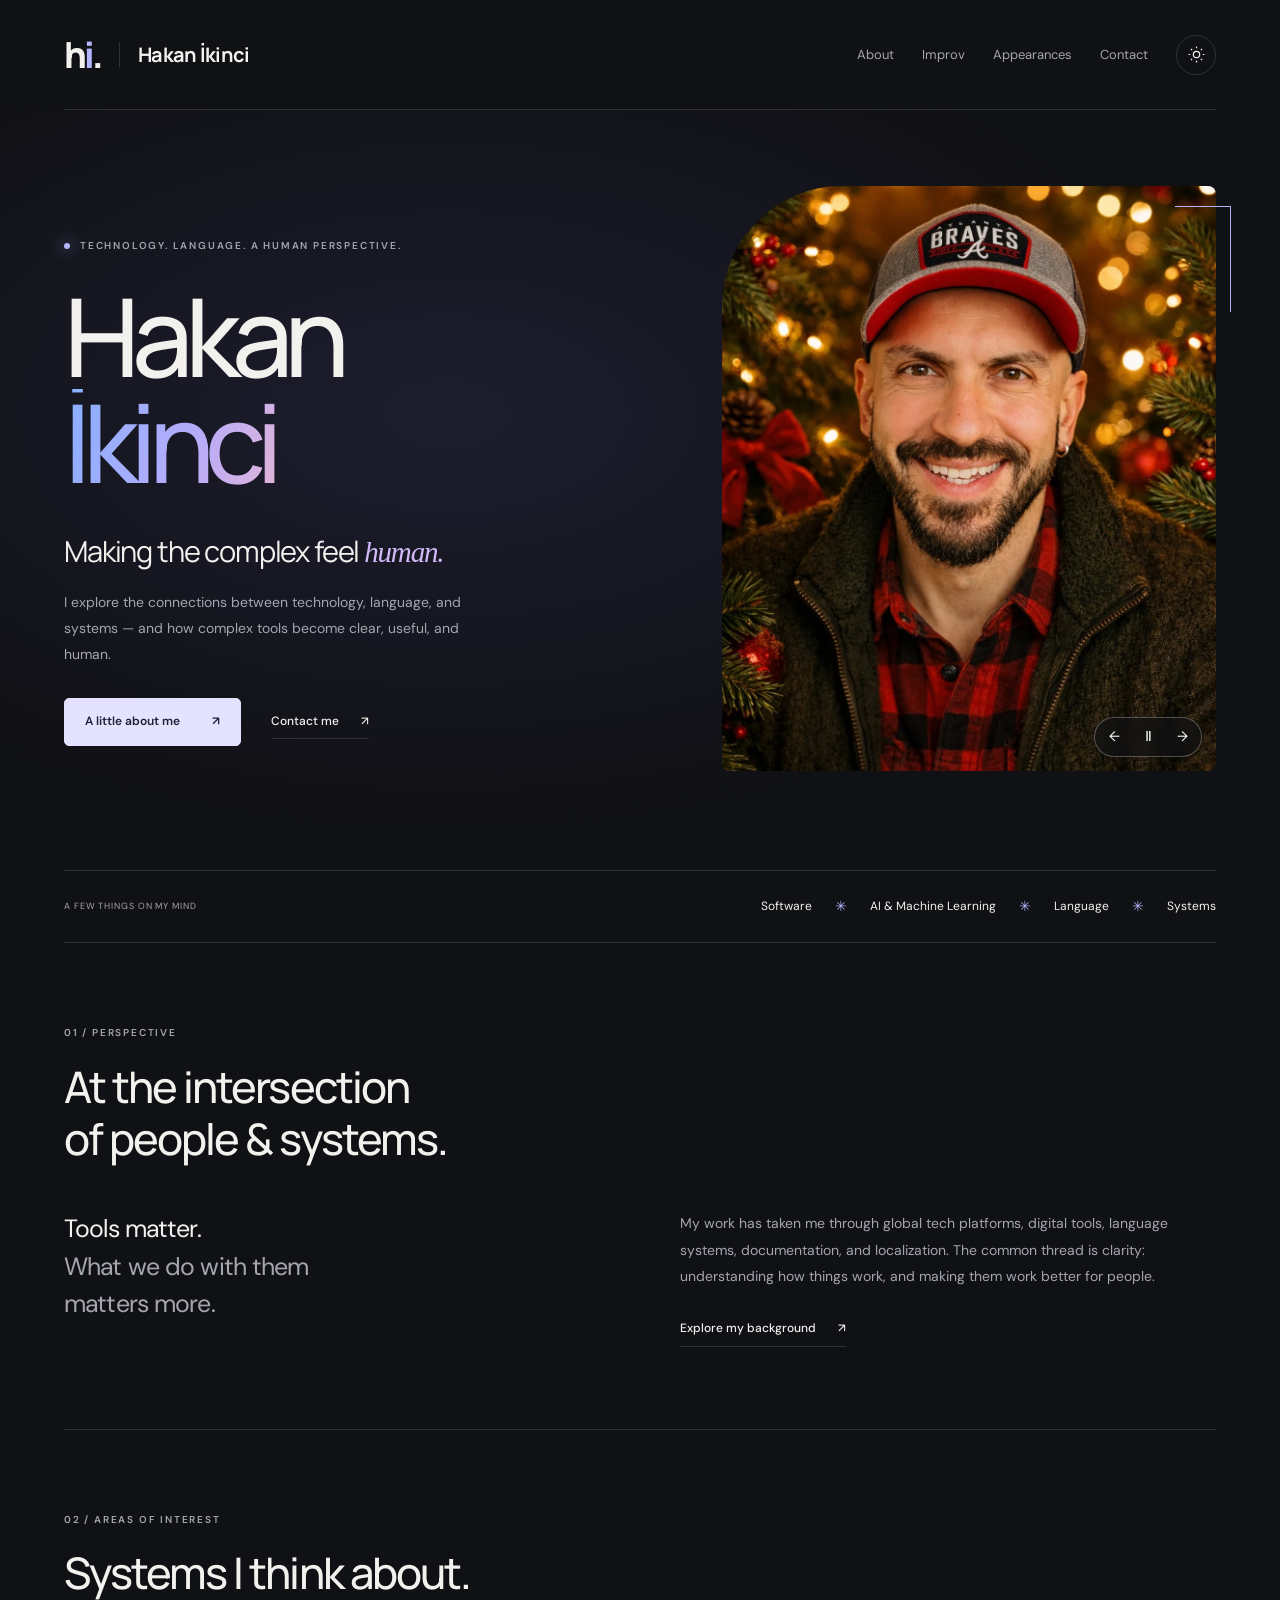
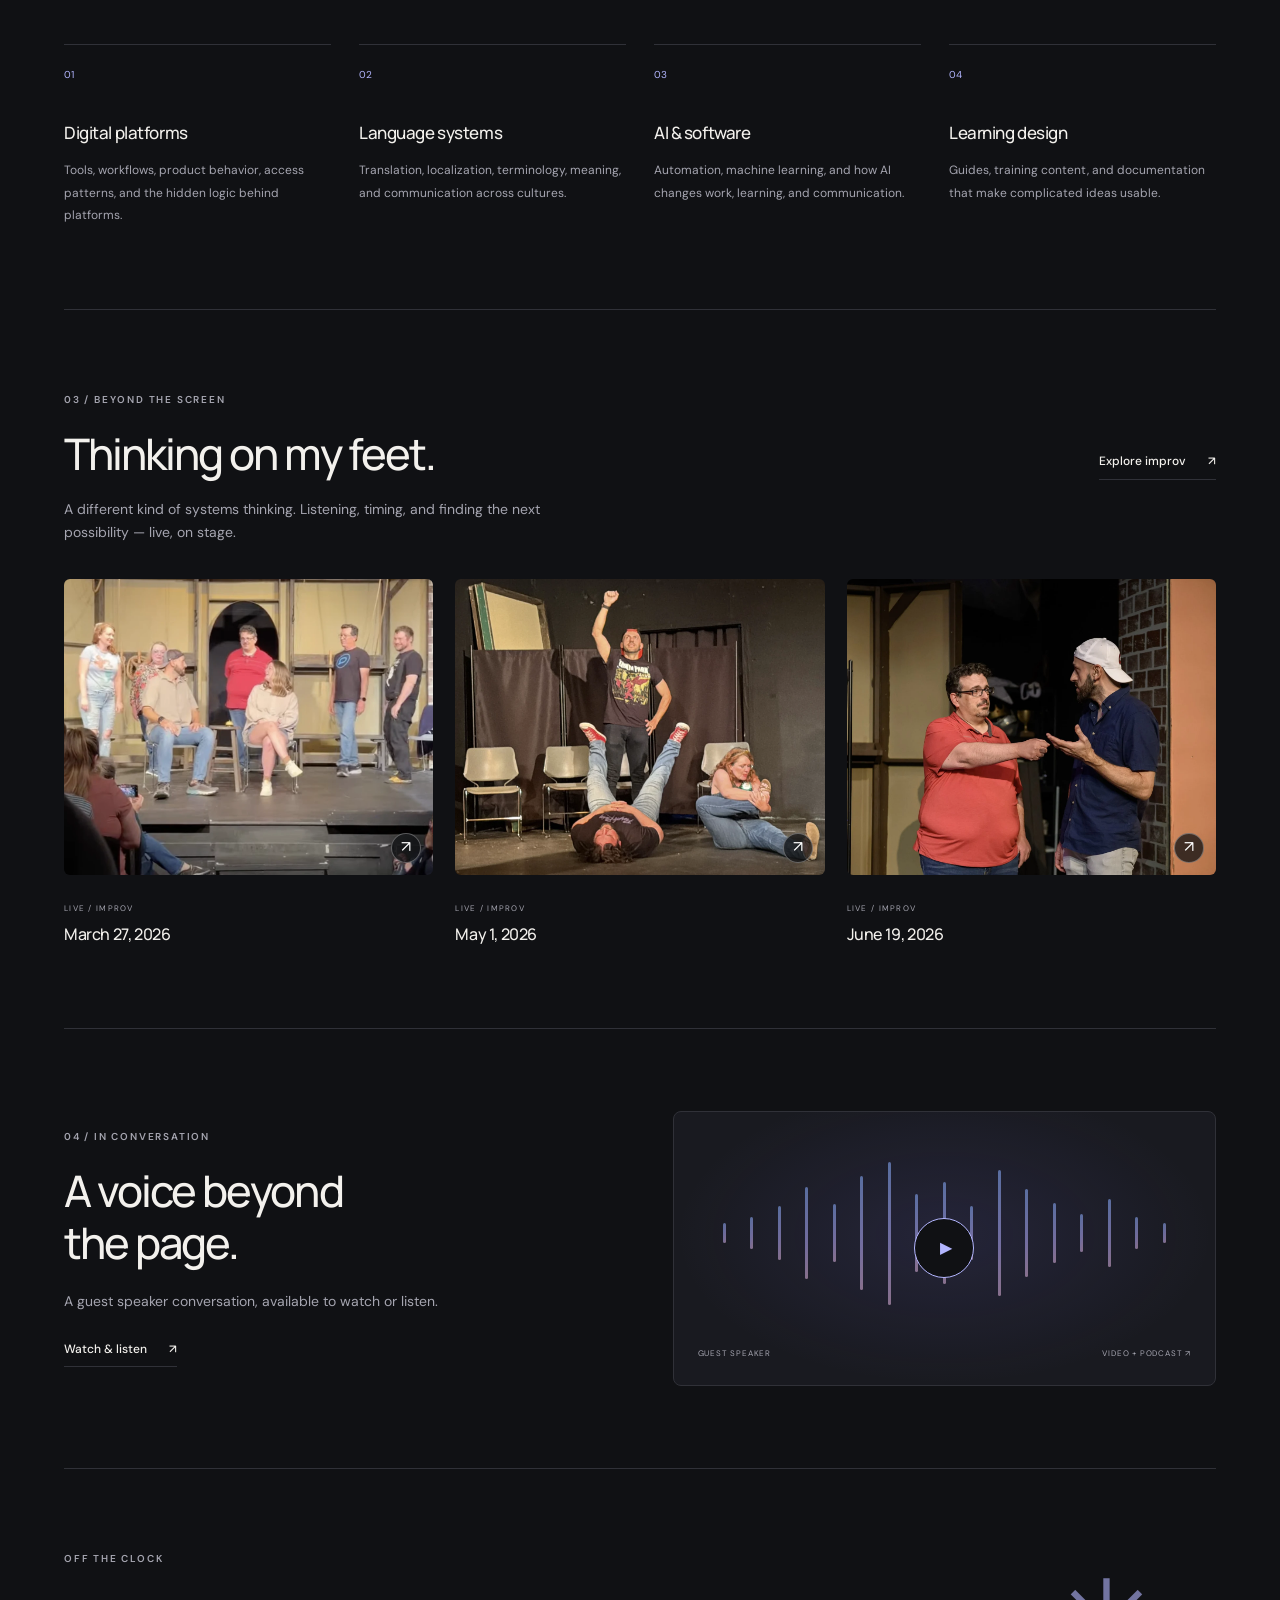
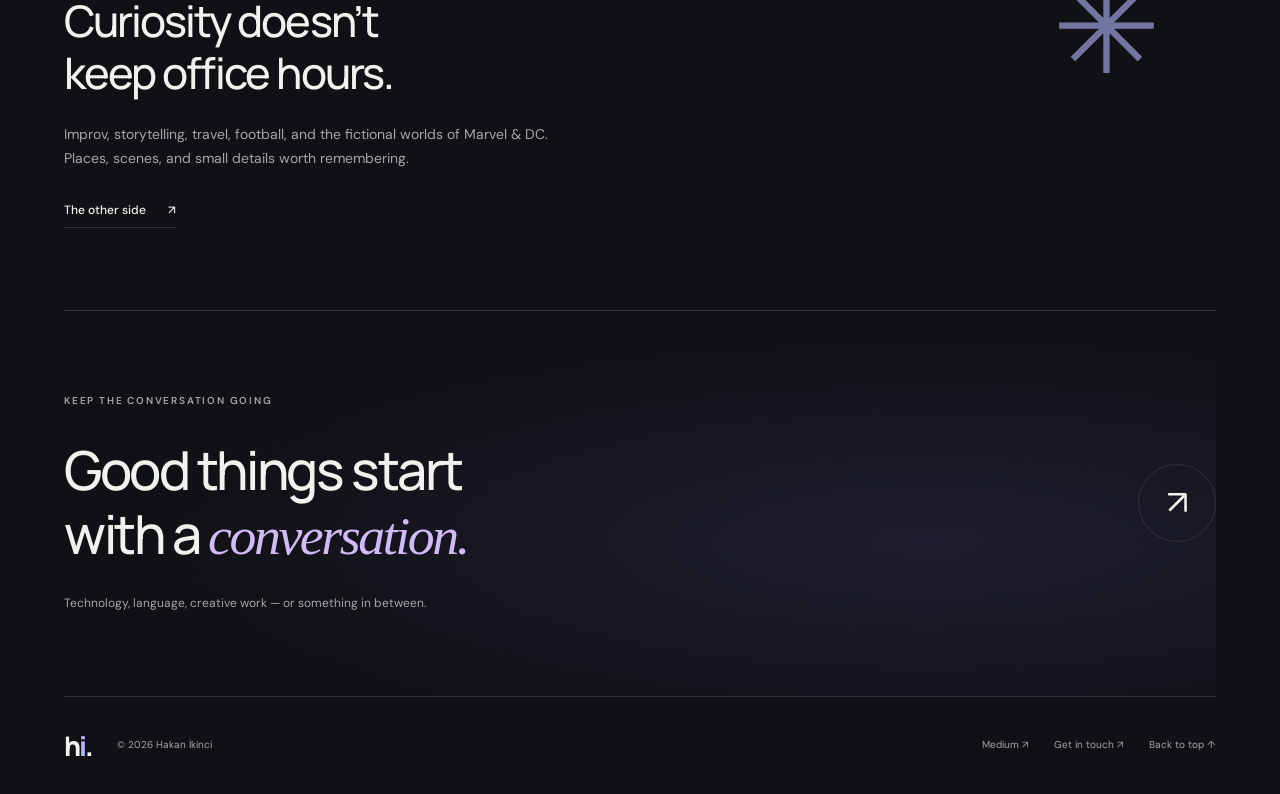
<file: index.html>
<!doctype html>
<html lang="en" data-theme="dark"><head><meta charset="utf-8"><meta name="viewport" content="width=device-width,initial-scale=1"><title>Hakan İkinci | Technology, Language & Creative Work</title><meta name="description" content="Technology, software, AI, language, and systems. Explore Hakan İkinci’s work, ideas, improv, and public appearances."><meta name="color-scheme" content="dark light"><link rel="icon" href="favicon-hi.ico?v=hi1" sizes="any"><link rel="icon" type="image/png" href="favicon-hi.png?v=hi1"><script>try{document.documentElement.dataset.theme=localStorage.getItem('theme')==='light'?'light':'dark'}catch(e){}</script><link rel="preconnect" href="https://fonts.googleapis.com"><link rel="preconnect" href="https://fonts.gstatic.com" crossorigin><link href="https://fonts.googleapis.com/css2?family=DM+Sans:wght@400;500;600;700&family=Manrope:wght@400;500;600;700;800&display=swap" rel="stylesheet"><link rel="stylesheet" href="styles.css?v=20261029-brand1"><script type="application/ld+json">{"@context": "https://schema.org", "@type": "Person", "name": "Hakan İkinci", "url": "https://hakanikinci.com", "knowsAbout": ["Technology", "Software", "AI", "Machine Learning", "Language", "Localization", "Improv"]}</script><script src="script.js?v=20261024-resume1" defer></script></head>
<body><svg class="tv-filter-defs" width="0" height="0" aria-hidden="true" focusable="false" xmlns="http://www.w3.org/2000/svg"><defs><filter id="tv-wave" x="-25%" y="-15%" width="150%" height="130%" color-interpolation-filters="sRGB"><feImage class="tv-wave-map" preserveAspectRatio="none" result="horizontalWave"/><feDisplacementMap in="SourceGraphic" in2="horizontalWave" scale="0" xChannelSelector="R" yChannelSelector="G" result="warped"/><feColorMatrix in="warped" type="matrix" values="1 0 0 0 0  0 0 0 0 0  0 0 0 0 0  0 0 0 1 0" result="red"/><feOffset class="tv-red-offset" in="red" dx="0" result="redShift"/><feColorMatrix in="warped" type="matrix" values="0 0 0 0 0  0 1 0 0 0  0 0 0 0 0  0 0 0 1 0" result="green"/><feColorMatrix in="warped" type="matrix" values="0 0 0 0 0  0 0 0 0 0  0 0 1 0 0  0 0 0 1 0" result="blue"/><feOffset class="tv-blue-offset" in="blue" dx="0" result="blueShift"/><feBlend in="redShift" in2="green" mode="screen" result="rg"/><feBlend in="rg" in2="blueShift" mode="screen" result="rgb"/><feTurbulence class="tv-static" baseFrequency="0.8" numOctaves="1" seed="2" result="static"/><feColorMatrix in="static" type="saturate" values="0" result="grayStatic"/><feBlend in="rgb" in2="grayStatic" mode="soft-light"/></filter></defs></svg><a class="skip" href="#main">Skip to content</a><div class="shell"><header class="header"><a class="brand" href="index.html" aria-label="Hakan İkinci — home"><span class="monogram">h<span>i</span>.</span><span class="brand-name">Hakan İkinci</span></a><div class="navigation"><button class="menu-toggle" aria-controls="primary-nav" aria-expanded="false" hidden>Menu <span>＋</span></button><nav id="primary-nav" aria-label="Main navigation"><a href="about.html">About</a><a href="improv.html">Improv</a><a href="appearances.html">Appearances</a><a href="contact.html">Contact</a></nav><button class="theme-toggle" id="themeToggle" aria-label="Switch to light mode" title="Switch to light mode"><svg viewBox="0 0 24 24" fill="none" stroke="currentColor" stroke-width="1.5" aria-hidden="true"><circle cx="12" cy="12" r="4"/><path d="M12 2v2m0 16v2M2 12h2m16 0h2M5 5l1.5 1.5m11 11L19 19M5 19l1.5-1.5m11-11L19 5"/></svg><span class="theme-label">Light mode</span></button></div></header><main id="main">
<section class="hero"><div class="hero-copy"><p class="kicker"><span class="status-dot"></span> Technology. Language. A human perspective.</p><h1>Hakan<br><span class="gradient">İkinci</span></h1><p class="hero-thought">Making the complex feel <em>human.</em></p><p class="hero-description">I explore the connections between technology, language, and systems — and how complex tools become clear, useful, and human.</p><div class="actions"><a class="button primary" href="about.html">A little about me <span>↗</span></a><a class="text-link" href="contact.html">Contact me <span>↗</span></a></div></div><figure class="portrait portrait-carousel" aria-label="Personal photo collection"><img class="portrait-sizer" src="images/portrait.webp" alt="" aria-hidden="true" width="1024" height="1536"><div class="portrait-screen" role="group" aria-roledescription="carousel" aria-label="Personal photographs"><img class="portrait-slide is-current" src="images/portrait.webp" alt="Hakan smiling in an Atlanta Braves cap" style="--crop:50% 43%;--mobile-crop:50% 38%" width="1024" height="1536"><img class="portrait-slide" src="images/portrait-childhood-v2.webp" alt="A childhood photograph among yellow flowers" style="--crop:48% 0%;--mobile-crop:48% 0%" aria-hidden="true"><img class="portrait-slide" src="images/portrait-mist.webp" alt="Hakan standing on a viewing platform beside a misty cliff" style="--crop:85% 65%;--mobile-crop:85% 65%" aria-hidden="true"><img class="portrait-slide" src="images/portrait-canyon.webp" alt="Hakan sitting on a rock overlooking a canyon" style="--crop:50% 80%;--mobile-crop:50% 92%" aria-hidden="true"><span class="tv-interference" aria-hidden="true"></span><div class="portrait-controls" hidden><button type="button" class="portrait-prev" aria-label="Previous photograph">←</button><button type="button" class="portrait-pause" aria-label="Pause photo rotation">Ⅱ</button><button type="button" class="portrait-next" aria-label="Next photograph">→</button></div></div></figure></section>
<div class="interest-strip"><span>A few things on my mind</span><p>Software <i>✳</i> AI & Machine Learning <i>✳</i> Language <i>✳</i> Systems</p></div>
<section class="profile-section"><div class="section-heading"><div><p class="kicker">01 / Perspective</p><h2>At the intersection<br>of people & systems.</h2></div></div><div class="profile-split"><p class="statement">Tools matter.<br><span>What we do with them<br>matters more.</span></p><div class="profile-detail"><p>My work has taken me through global tech platforms, digital tools, language systems, documentation, and localization. The common thread is clarity: understanding how things work, and making them work better for people.</p><a class="text-link" href="about.html">Explore my background <span>↗</span></a></div></div></section>
<section class="systems-section"><div class="section-heading"><div><p class="kicker">02 / Areas of interest</p><h2>Systems I think about.</h2></div></div><div class="systems-grid"><article><span class="index">01</span><h3>Digital platforms</h3><p>Tools, workflows, product behavior, access patterns, and the hidden logic behind platforms.</p></article><article><span class="index">02</span><h3>Language systems</h3><p>Translation, localization, terminology, meaning, and communication across cultures.</p></article><article><span class="index">03</span><h3>AI & software</h3><p>Automation, machine learning, and how AI changes work, learning, and communication.</p></article><article><span class="index">04</span><h3>Learning design</h3><p>Guides, training content, and documentation that make complicated ideas usable.</p></article></div></section>
<section class="stage-section"><div class="section-heading"><div><p class="kicker">03 / Beyond the screen</p><h2>Thinking on my feet.</h2></div><a class="text-link" href="improv.html">Explore improv <span>↗</span></a></div><p class="section-intro">A different kind of systems thinking. Listening, timing, and finding the next possibility — live, on stage.</p><div class="stage-grid"><figure class="stage-card" id="march"><a href="images/stage-march.webp" aria-label="View full photo from March 27, 2026"><div class="stage-image"><img src="images/stage-march.webp" alt="An ensemble moment during an improv performance" loading="lazy" width="1000" height="720"><span class="image-open" aria-hidden="true">↗</span></div></a><figcaption><span>LIVE / IMPROV</span><h3>March 27, 2026</h3></figcaption></figure><figure class="stage-card" id="may"><a href="images/stage-may.webp" aria-label="View full photo from May 1, 2026"><div class="stage-image"><img src="images/stage-may.webp" alt="Performers sharing a scene on the improv stage" loading="lazy" width="1000" height="720"><span class="image-open" aria-hidden="true">↗</span></div></a><figcaption><span>LIVE / IMPROV</span><h3>May 1, 2026</h3></figcaption></figure><figure class="stage-card" id="june"><a href="images/stage-june.webp" aria-label="View full photo from June 19, 2026"><div class="stage-image"><img src="images/stage-june.webp" alt="Two performers in conversation during an improv scene" loading="lazy" width="1000" height="720"><span class="image-open" aria-hidden="true">↗</span></div></a><figcaption><span>LIVE / IMPROV</span><h3>June 19, 2026</h3></figcaption></figure></div></section>
<section class="appearance-callout"><div><p class="kicker">04 / In conversation</p><h2>A voice beyond<br>the page.</h2><p>A guest speaker conversation, available to watch or listen.</p><a class="text-link" href="appearances.html">Watch & listen <span>↗</span></a></div><a class="sound-art" href="appearances.html" aria-label="Explore the guest speaker appearance"><span class="play">▶</span><span class="sound-bars" aria-hidden="true"><i style="--h:14%"></i><i style="--h:22%"></i><i style="--h:38%"></i><i style="--h:65%"></i><i style="--h:40%"></i><i style="--h:80%"></i><i style="--h:100%"></i><i style="--h:55%"></i><i style="--h:72%"></i><i style="--h:38%"></i><i style="--h:88%"></i><i style="--h:62%"></i><i style="--h:42%"></i><i style="--h:26%"></i><i style="--h:48%"></i><i style="--h:22%"></i><i style="--h:14%"></i></span><span>GUEST SPEAKER <span>VIDEO + PODCAST ↗</span></span></a></section>
<section class="personal-notes"><p class="kicker">Off the clock</p><h2>Curiosity doesn’t<br>keep office hours.</h2><p>Improv, storytelling, travel, football, and the fictional worlds of Marvel & DC. Places, scenes, and small details worth remembering.</p><a class="text-link" href="about.html">The other side <span>↗</span></a></section><section class="contact-strip"><p class="kicker">Keep the conversation going</p><div><h2>Good things start<br>with a <em>conversation.</em></h2><a class="circle-link" href="contact.html" aria-label="Get in touch">↗</a></div><p>Technology, language, creative work — or something in between.</p></section></main><footer><a class="brand footer-brand" href="index.html">h<span>i</span>.</a><p>© 2026 Hakan İkinci</p><div><a href="https://medium.com/@hknikinci">Medium ↗</a><a href="contact.html">Get in touch ↗</a><a href="#main">Back to top ↑</a></div></footer></div></body></html>
</file>
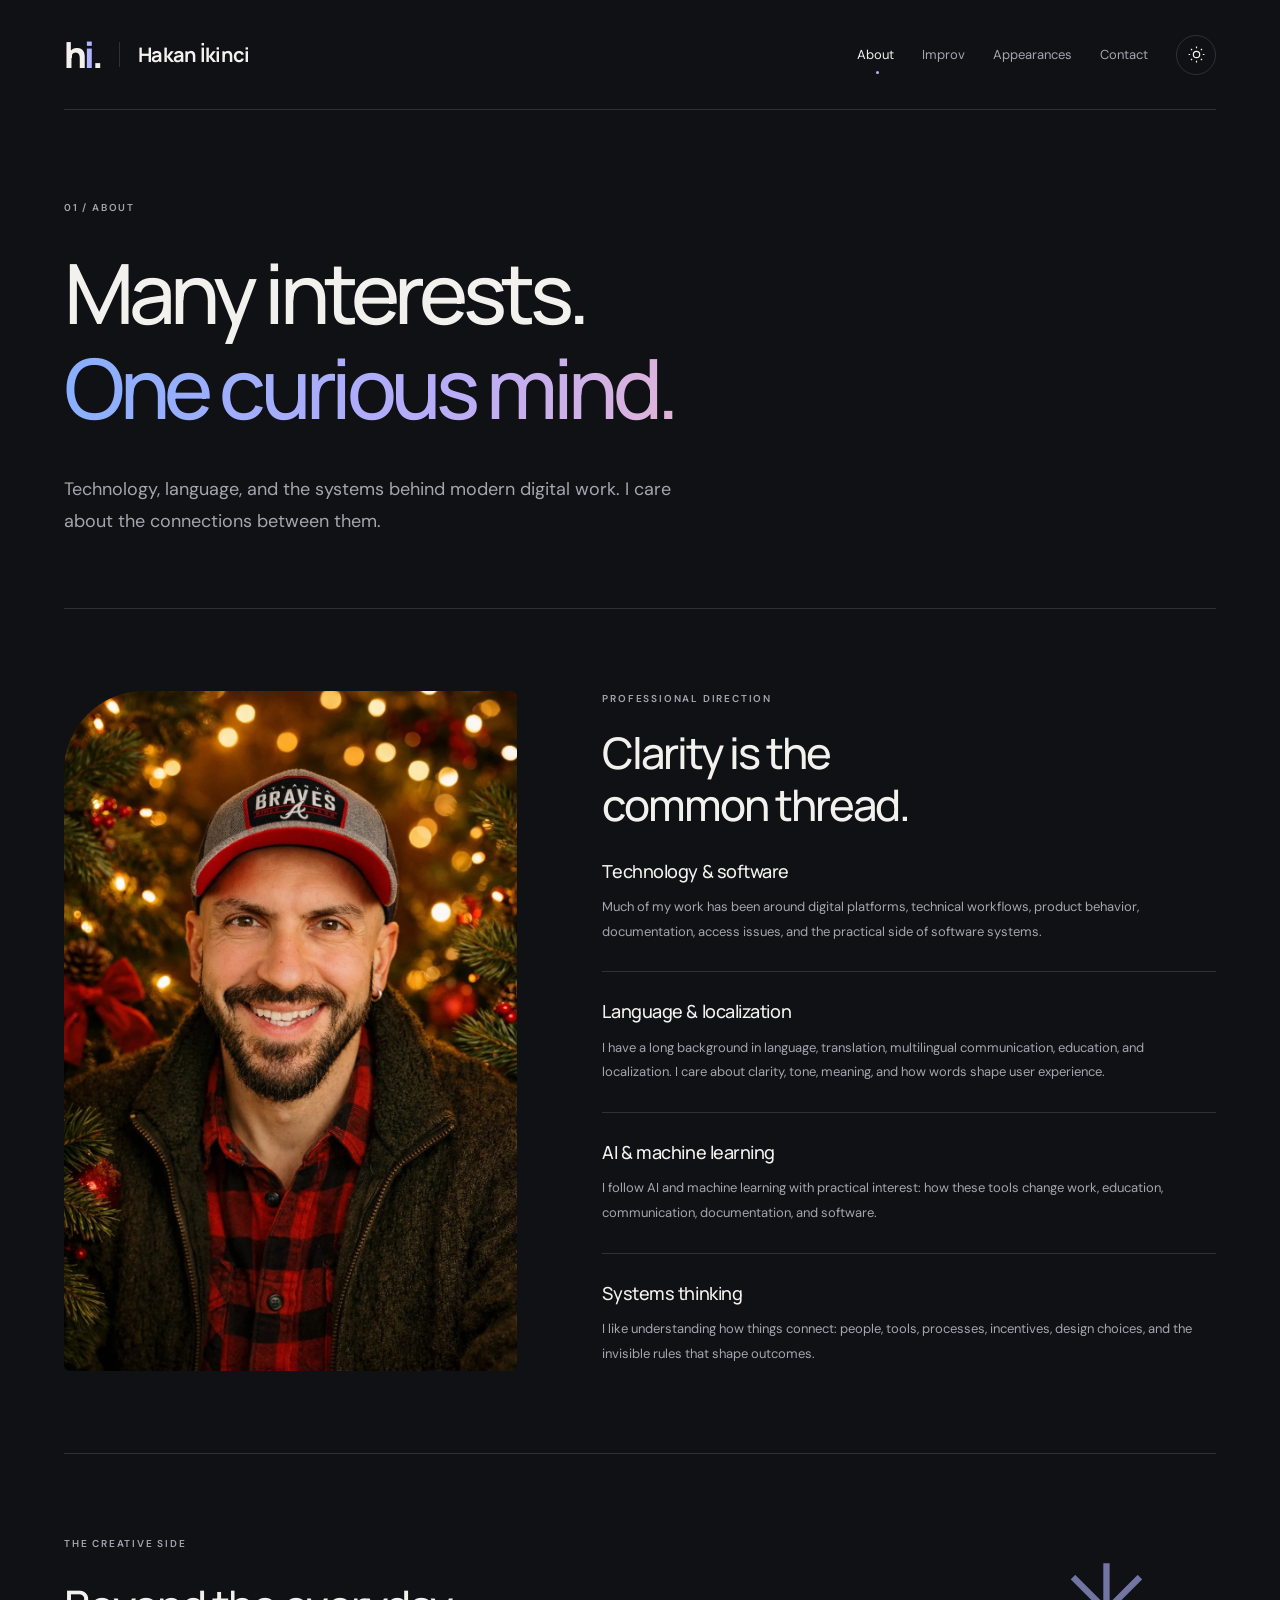
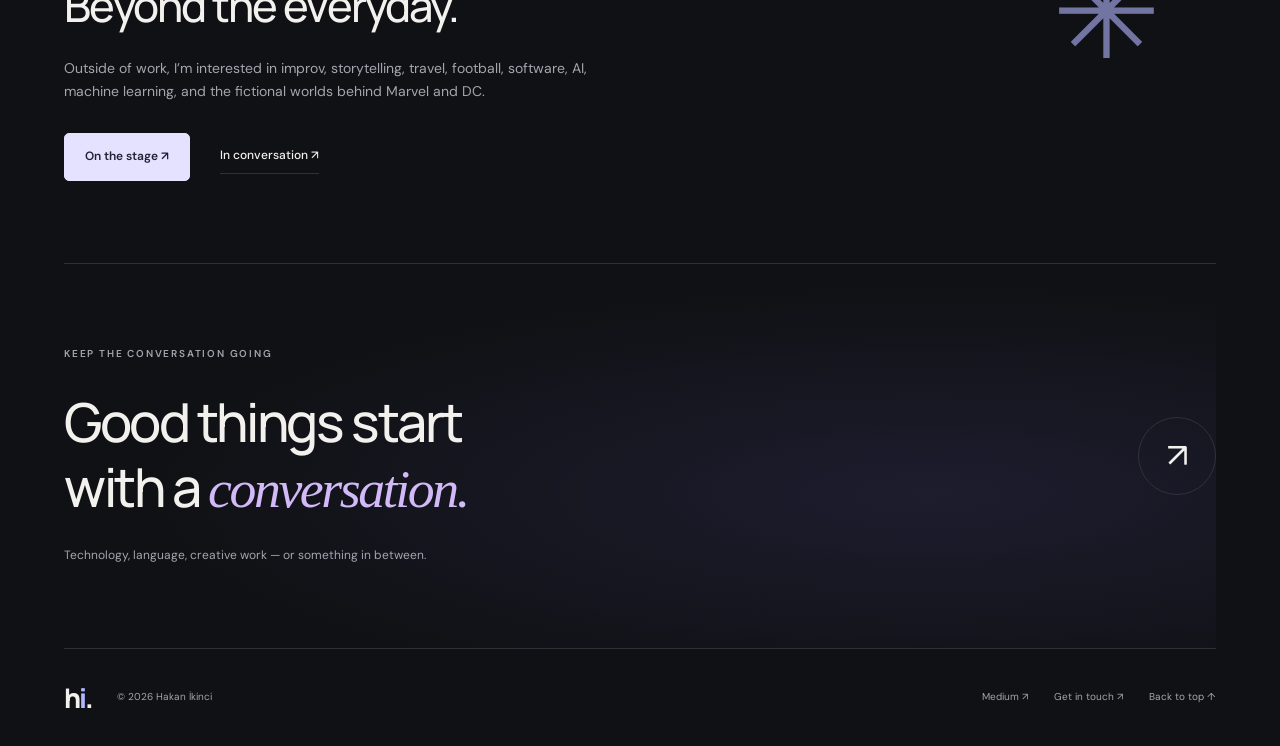
<file: about.html>
<!doctype html>
<html lang="en" data-theme="dark"><head><meta charset="utf-8"><meta name="viewport" content="width=device-width,initial-scale=1"><title>About | Hakan İkinci</title><meta name="description" content="Technology, software, language, localization, AI, and the systems behind modern digital work."><meta name="color-scheme" content="dark light"><link rel="icon" href="favicon-hi.ico?v=hi1" sizes="any"><link rel="icon" type="image/png" href="favicon-hi.png?v=hi1"><script>try{document.documentElement.dataset.theme=localStorage.getItem('theme')==='light'?'light':'dark'}catch(e){}</script><link rel="preconnect" href="https://fonts.googleapis.com"><link rel="preconnect" href="https://fonts.gstatic.com" crossorigin><link href="https://fonts.googleapis.com/css2?family=DM+Sans:wght@400;500;600;700&family=Manrope:wght@400;500;600;700;800&display=swap" rel="stylesheet"><link rel="stylesheet" href="styles.css?v=20261029-brand1"><script type="application/ld+json">{"@context": "https://schema.org", "@type": "Person", "name": "Hakan İkinci", "url": "https://hakanikinci.com", "knowsAbout": ["Technology", "Software", "AI", "Machine Learning", "Language", "Localization", "Improv"]}</script><script src="script.js?v=20261024-resume1" defer></script></head>
<body><a class="skip" href="#main">Skip to content</a><div class="shell"><header class="header"><a class="brand" href="index.html" aria-label="Hakan İkinci — home"><span class="monogram">h<span>i</span>.</span><span class="brand-name">Hakan İkinci</span></a><div class="navigation"><button class="menu-toggle" aria-controls="primary-nav" aria-expanded="false" hidden>Menu <span>＋</span></button><nav id="primary-nav" aria-label="Main navigation"><a href="about.html" aria-current="page">About</a><a href="improv.html">Improv</a><a href="appearances.html">Appearances</a><a href="contact.html">Contact</a></nav><button class="theme-toggle" id="themeToggle" aria-label="Switch to light mode" title="Switch to light mode"><svg viewBox="0 0 24 24" fill="none" stroke="currentColor" stroke-width="1.5" aria-hidden="true"><circle cx="12" cy="12" r="4"/><path d="M12 2v2m0 16v2M2 12h2m16 0h2M5 5l1.5 1.5m11 11L19 19M5 19l1.5-1.5m11-11L19 5"/></svg><span class="theme-label">Light mode</span></button></div></header><main id="main"><section class="page-hero"><p class="kicker">01 / About</p><h1>Many interests.<br><span class="gradient">One curious mind.</span></h1><p class="lead">Technology, language, and the systems behind modern digital work. I care about the connections between them.</p></section><section class="about-layout"><figure class="about-portrait"><img src="images/portrait.webp" alt="Portrait of Hakan İkinci" width="1024" height="1536"></figure><div><p class="kicker">Professional direction</p><h2>Clarity is the<br>common thread.</h2><article class="bio-row"><h3>Technology & software</h3><p>Much of my work has been around digital platforms, technical workflows, product behavior, documentation, access issues, and the practical side of software systems.</p></article><article class="bio-row"><h3>Language & localization</h3><p>I have a long background in language, translation, multilingual communication, education, and localization. I care about clarity, tone, meaning, and how words shape user experience.</p></article><article class="bio-row"><h3>AI & machine learning</h3><p>I follow AI and machine learning with practical interest: how these tools change work, education, communication, documentation, and software.</p></article><article class="bio-row"><h3>Systems thinking</h3><p>I like understanding how things connect: people, tools, processes, incentives, design choices, and the invisible rules that shape outcomes.</p></article></div></section><section class="personal-notes"><p class="kicker">The creative side</p><h2>Beyond the everyday.</h2><p>Outside of work, I’m interested in improv, storytelling, travel, football, software, AI, machine learning, and the fictional worlds behind Marvel and DC.</p><div class="actions"><a class="button primary" href="improv.html">On the stage ↗</a><a class="text-link" href="appearances.html">In conversation ↗</a></div></section><section class="contact-strip"><p class="kicker">Keep the conversation going</p><div><h2>Good things start<br>with a <em>conversation.</em></h2><a class="circle-link" href="contact.html" aria-label="Get in touch">↗</a></div><p>Technology, language, creative work — or something in between.</p></section></main><footer><a class="brand footer-brand" href="index.html">h<span>i</span>.</a><p>© 2026 Hakan İkinci</p><div><a href="https://medium.com/@hknikinci">Medium ↗</a><a href="contact.html">Get in touch ↗</a><a href="#main">Back to top ↑</a></div></footer></div></body></html>
</file>
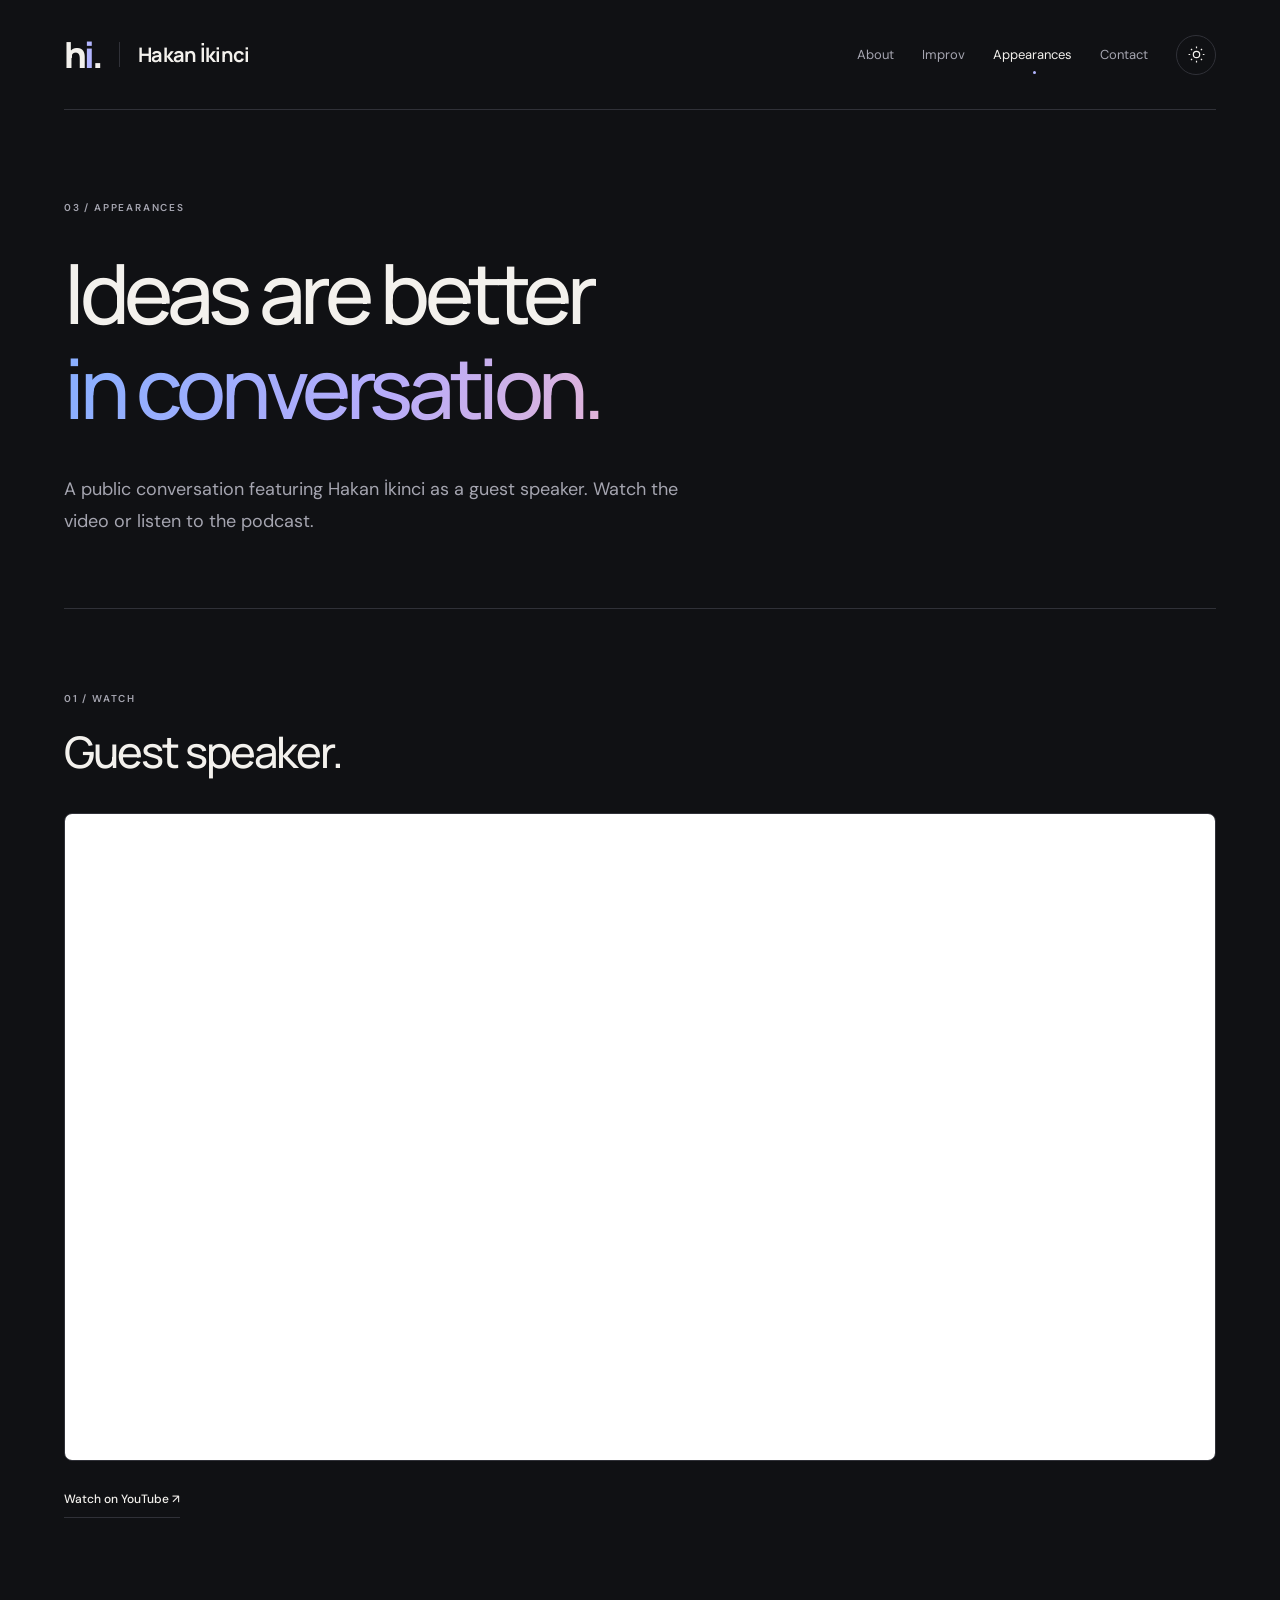
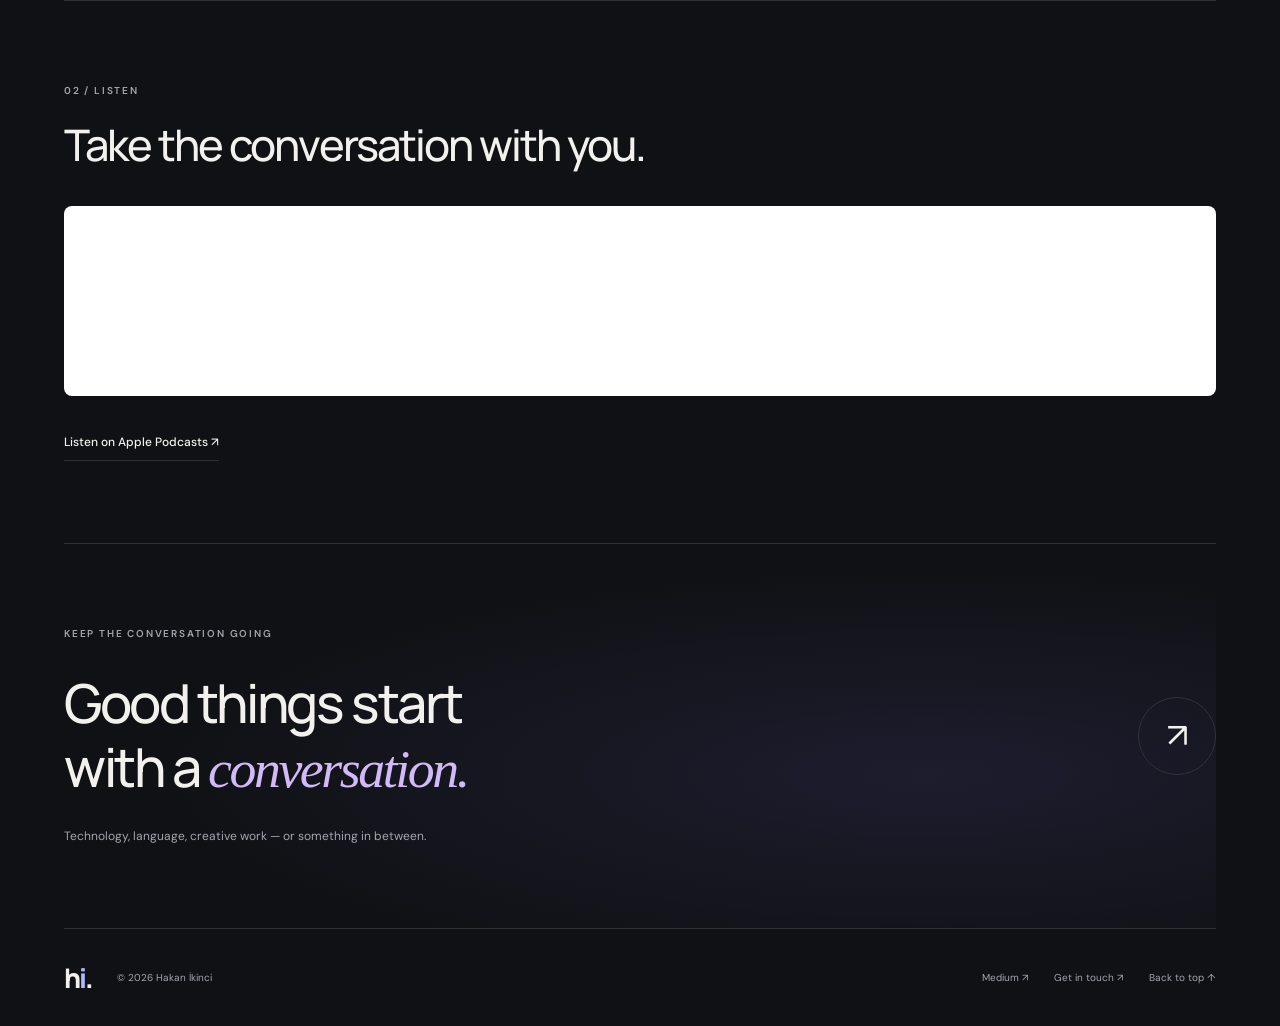
<file: appearances.html>
<!doctype html>
<html lang="en" data-theme="dark"><head><meta charset="utf-8"><meta name="viewport" content="width=device-width,initial-scale=1"><title>Appearances | Hakan İkinci</title><meta name="description" content="Watch or listen to a guest speaker conversation featuring Hakan İkinci."><meta name="color-scheme" content="dark light"><link rel="icon" href="favicon-hi.ico?v=hi1" sizes="any"><link rel="icon" type="image/png" href="favicon-hi.png?v=hi1"><script>try{document.documentElement.dataset.theme=localStorage.getItem('theme')==='light'?'light':'dark'}catch(e){}</script><link rel="preconnect" href="https://fonts.googleapis.com"><link rel="preconnect" href="https://fonts.gstatic.com" crossorigin><link href="https://fonts.googleapis.com/css2?family=DM+Sans:wght@400;500;600;700&family=Manrope:wght@400;500;600;700;800&display=swap" rel="stylesheet"><link rel="stylesheet" href="styles.css?v=20261029-brand1"><script type="application/ld+json">{"@context": "https://schema.org", "@type": "Person", "name": "Hakan İkinci", "url": "https://hakanikinci.com", "knowsAbout": ["Technology", "Software", "AI", "Machine Learning", "Language", "Localization", "Improv"]}</script><script src="script.js?v=20261024-resume1" defer></script></head>
<body><a class="skip" href="#main">Skip to content</a><div class="shell"><header class="header"><a class="brand" href="index.html" aria-label="Hakan İkinci — home"><span class="monogram">h<span>i</span>.</span><span class="brand-name">Hakan İkinci</span></a><div class="navigation"><button class="menu-toggle" aria-controls="primary-nav" aria-expanded="false" hidden>Menu <span>＋</span></button><nav id="primary-nav" aria-label="Main navigation"><a href="about.html">About</a><a href="improv.html">Improv</a><a href="appearances.html" aria-current="page">Appearances</a><a href="contact.html">Contact</a></nav><button class="theme-toggle" id="themeToggle" aria-label="Switch to light mode" title="Switch to light mode"><svg viewBox="0 0 24 24" fill="none" stroke="currentColor" stroke-width="1.5" aria-hidden="true"><circle cx="12" cy="12" r="4"/><path d="M12 2v2m0 16v2M2 12h2m16 0h2M5 5l1.5 1.5m11 11L19 19M5 19l1.5-1.5m11-11L19 5"/></svg><span class="theme-label">Light mode</span></button></div></header><main id="main"><section class="page-hero"><p class="kicker">03 / Appearances</p><h1>Ideas are better<br><span class="gradient">in conversation.</span></h1><p class="lead">A public conversation featuring Hakan İkinci as a guest speaker. Watch the video or listen to the podcast.</p></section><section class="media-section"><div class="section-heading"><div><p class="kicker">01 / Watch</p><h2>Guest speaker.</h2></div></div><div class="video-wrap"><iframe class="appearance-frame" src="https://www.youtube.com/embed/lQ7U4PhHs7s" title="Guest speaker Hakan İkinci — YouTube video" loading="lazy" allow="accelerometer; autoplay; clipboard-write; encrypted-media; gyroscope; picture-in-picture; web-share" allowfullscreen></iframe></div><a class="text-link" href="https://www.youtube.com/watch?v=lQ7U4PhHs7s">Watch on YouTube ↗</a></section><section class="podcast-section"><div class="section-heading"><div><p class="kicker">02 / Listen</p><h2>Take the conversation with you.</h2></div></div><iframe class="podcast-frame" title="Guest speaker Hakan İkinci — Apple Podcasts player" loading="lazy" allow="autoplay *; encrypted-media *; fullscreen *; clipboard-write" sandbox="allow-forms allow-popups allow-same-origin allow-scripts allow-storage-access-by-user-activation allow-top-navigation-by-user-activation" src="https://embed.podcasts.apple.com/us/podcast/guest-speaker-hakan-ikinci/id1788113213?i=1000723441783"></iframe><a class="text-link" href="https://podcasts.apple.com/us/podcast/guest-speaker-hakan-ikinci/id1788113213?i=1000723441783">Listen on Apple Podcasts ↗</a></section><section class="contact-strip"><p class="kicker">Keep the conversation going</p><div><h2>Good things start<br>with a <em>conversation.</em></h2><a class="circle-link" href="contact.html" aria-label="Get in touch">↗</a></div><p>Technology, language, creative work — or something in between.</p></section></main><footer><a class="brand footer-brand" href="index.html">h<span>i</span>.</a><p>© 2026 Hakan İkinci</p><div><a href="https://medium.com/@hknikinci">Medium ↗</a><a href="contact.html">Get in touch ↗</a><a href="#main">Back to top ↑</a></div></footer></div></body></html>
</file>
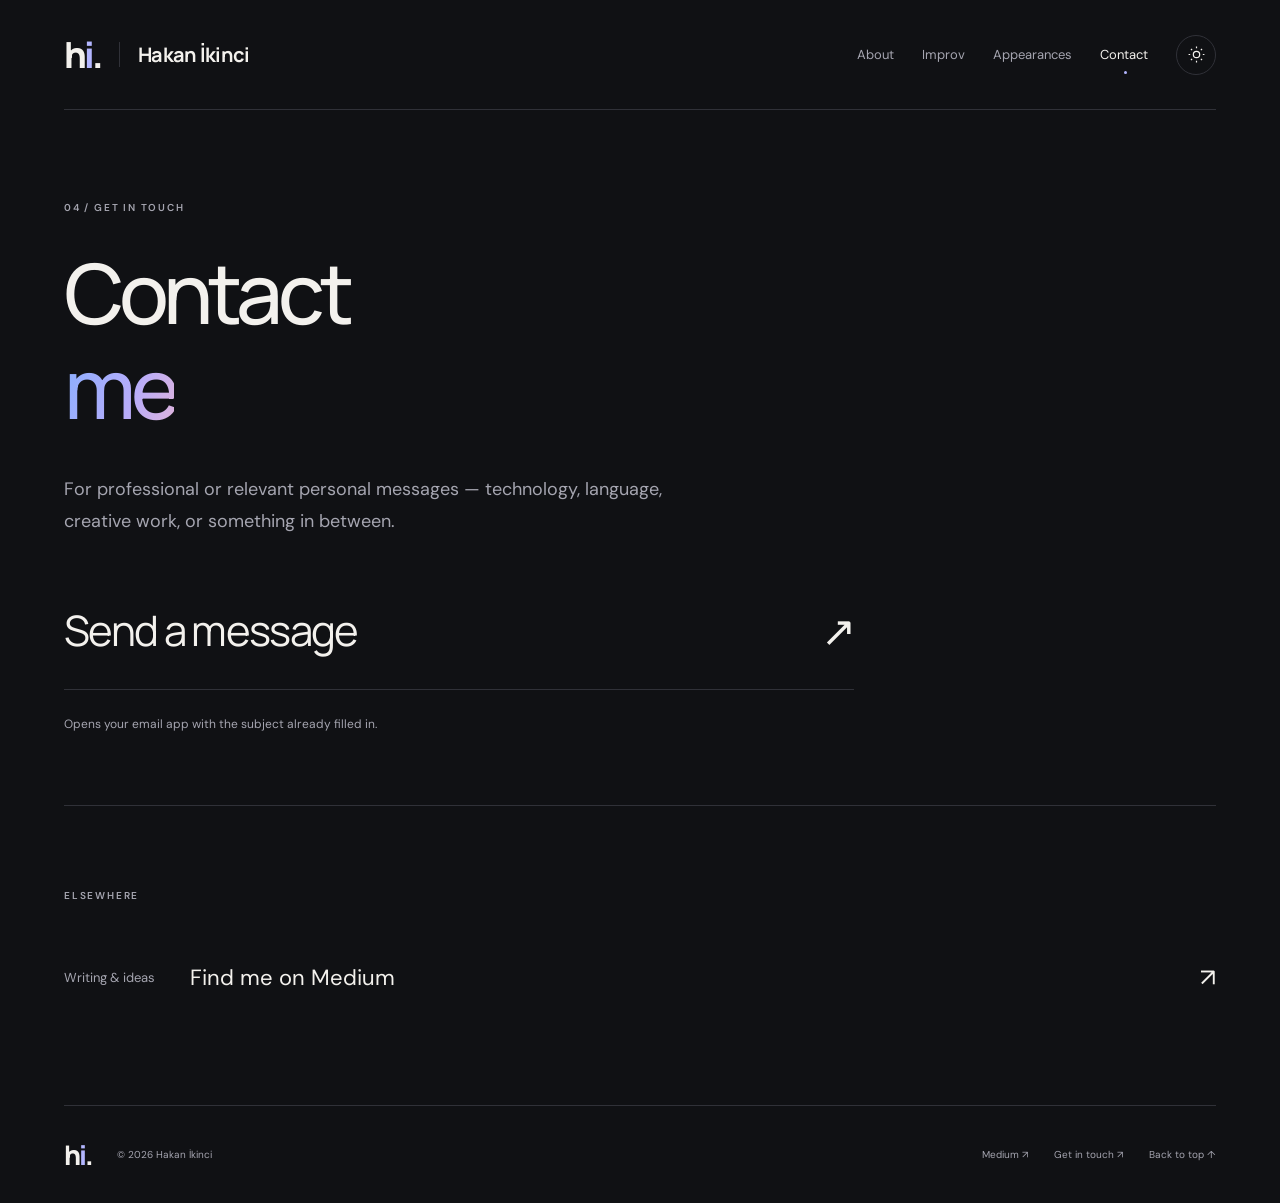
<file: contact.html>
<!doctype html>
<html lang="en" data-theme="dark"><head><meta charset="utf-8"><meta name="viewport" content="width=device-width,initial-scale=1"><title>Contact | Hakan İkinci</title><meta name="description" content="Get in touch with Hakan İkinci for professional or relevant personal conversations."><meta name="color-scheme" content="dark light"><link rel="icon" href="favicon-hi.ico?v=hi1" sizes="any"><link rel="icon" type="image/png" href="favicon-hi.png?v=hi1"><script>try{document.documentElement.dataset.theme=localStorage.getItem('theme')==='light'?'light':'dark'}catch(e){}</script><link rel="preconnect" href="https://fonts.googleapis.com"><link rel="preconnect" href="https://fonts.gstatic.com" crossorigin><link href="https://fonts.googleapis.com/css2?family=DM+Sans:wght@400;500;600;700&family=Manrope:wght@400;500;600;700;800&display=swap" rel="stylesheet"><link rel="stylesheet" href="styles.css?v=20261029-brand1"><script type="application/ld+json">{"@context": "https://schema.org", "@type": "Person", "name": "Hakan İkinci", "url": "https://hakanikinci.com", "knowsAbout": ["Technology", "Software", "AI", "Machine Learning", "Language", "Localization", "Improv"]}</script><script src="script.js?v=20261024-resume1" defer></script></head>
<body><a class="skip" href="#main">Skip to content</a><div class="shell"><header class="header"><a class="brand" href="index.html" aria-label="Hakan İkinci — home"><span class="monogram">h<span>i</span>.</span><span class="brand-name">Hakan İkinci</span></a><div class="navigation"><button class="menu-toggle" aria-controls="primary-nav" aria-expanded="false" hidden>Menu <span>＋</span></button><nav id="primary-nav" aria-label="Main navigation"><a href="about.html">About</a><a href="improv.html">Improv</a><a href="appearances.html">Appearances</a><a href="contact.html" aria-current="page">Contact</a></nav><button class="theme-toggle" id="themeToggle" aria-label="Switch to light mode" title="Switch to light mode"><svg viewBox="0 0 24 24" fill="none" stroke="currentColor" stroke-width="1.5" aria-hidden="true"><circle cx="12" cy="12" r="4"/><path d="M12 2v2m0 16v2M2 12h2m16 0h2M5 5l1.5 1.5m11 11L19 19M5 19l1.5-1.5m11-11L19 5"/></svg><span class="theme-label">Light mode</span></button></div></header><main id="main"><section class="page-hero contact-hero"><p class="kicker">04 / Get in touch</p><h1>Contact<br><span class="gradient">me</span></h1><p class="lead">For professional or relevant personal messages — technology, language, creative work, or something in between.</p><a class="email-link" href="mailto:hknikinci@gmail.com?subject=Message%20from%20hakanikinci.com">Send a message <span>↗</span></a><p class="small-note">Opens your email app with the subject already filled in.</p></section><section class="elsewhere"><p class="kicker">Elsewhere</p><a href="https://medium.com/@hknikinci"><span>Writing & ideas</span><strong>Find me on Medium</strong><span>↗</span></a></section></main><footer><a class="brand footer-brand" href="index.html">h<span>i</span>.</a><p>© 2026 Hakan İkinci</p><div><a href="https://medium.com/@hknikinci">Medium ↗</a><a href="contact.html">Get in touch ↗</a><a href="#main">Back to top ↑</a></div></footer></div></body></html>
</file>
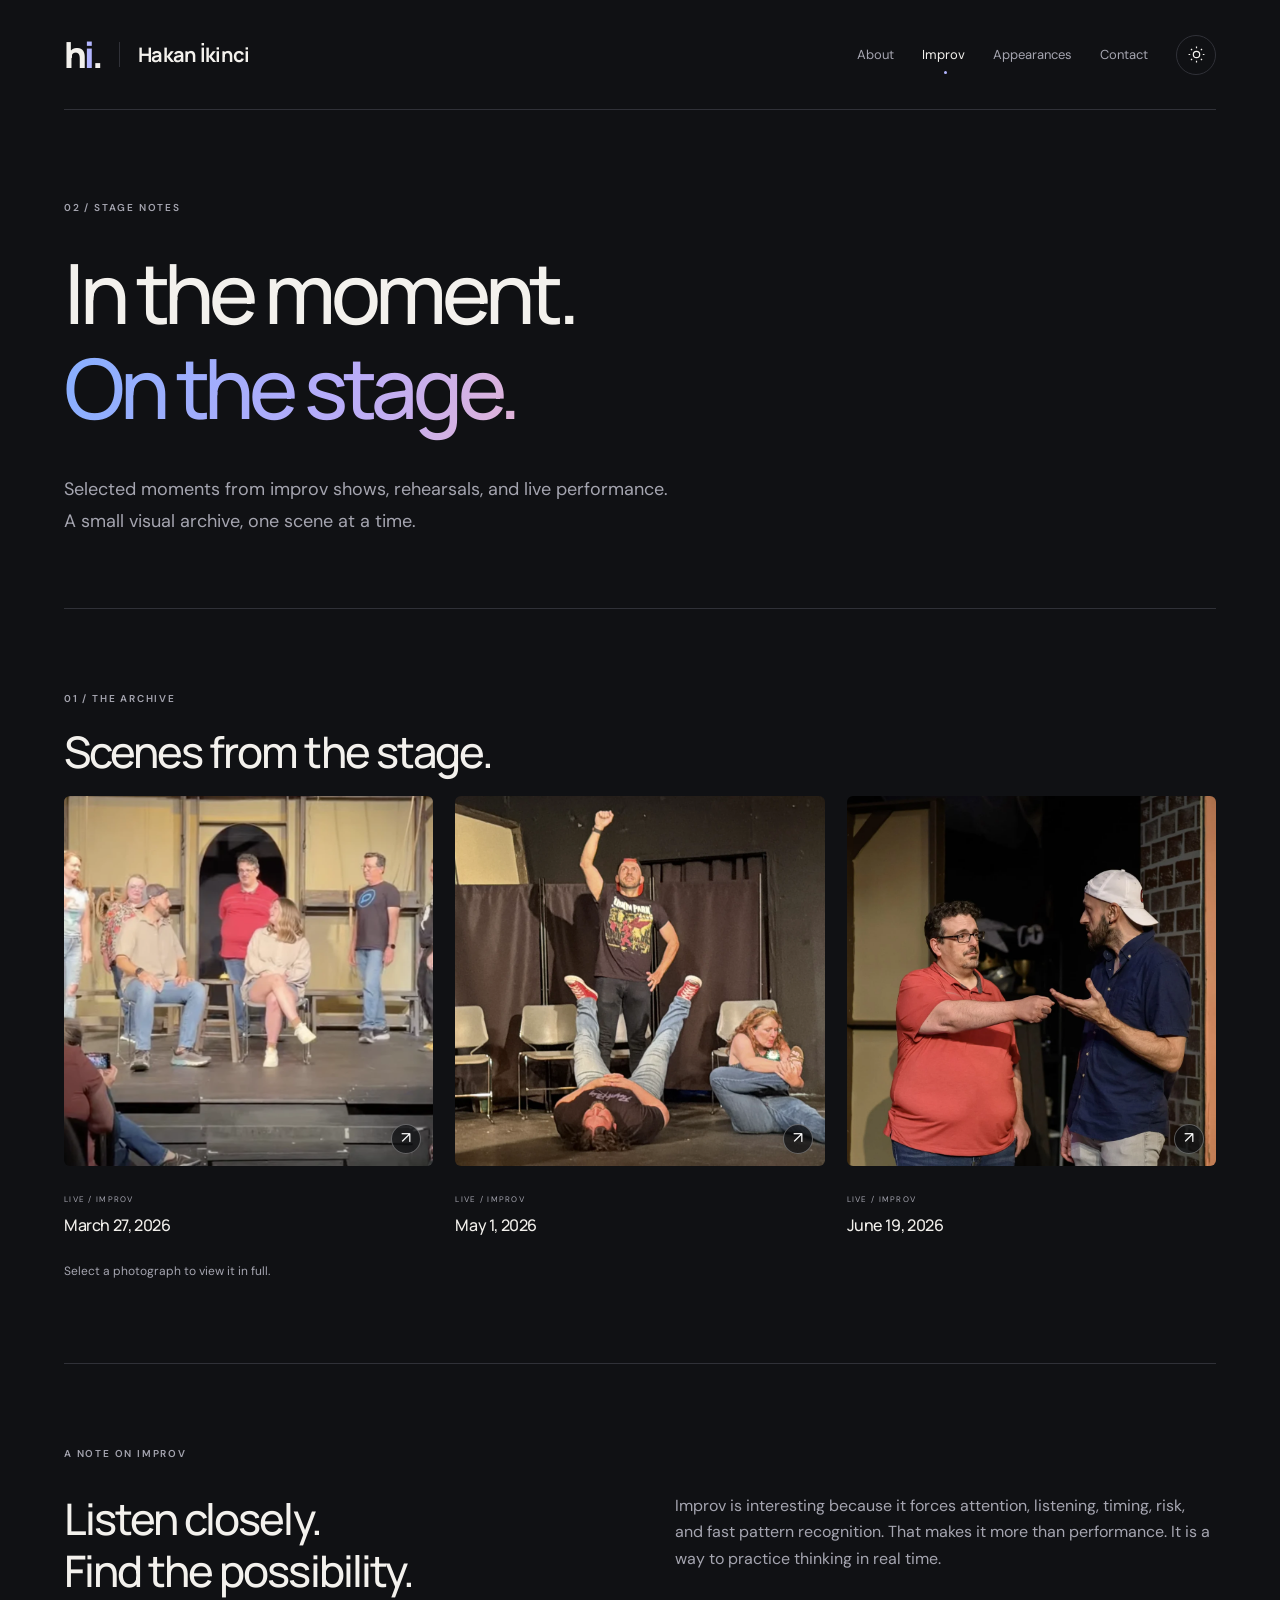
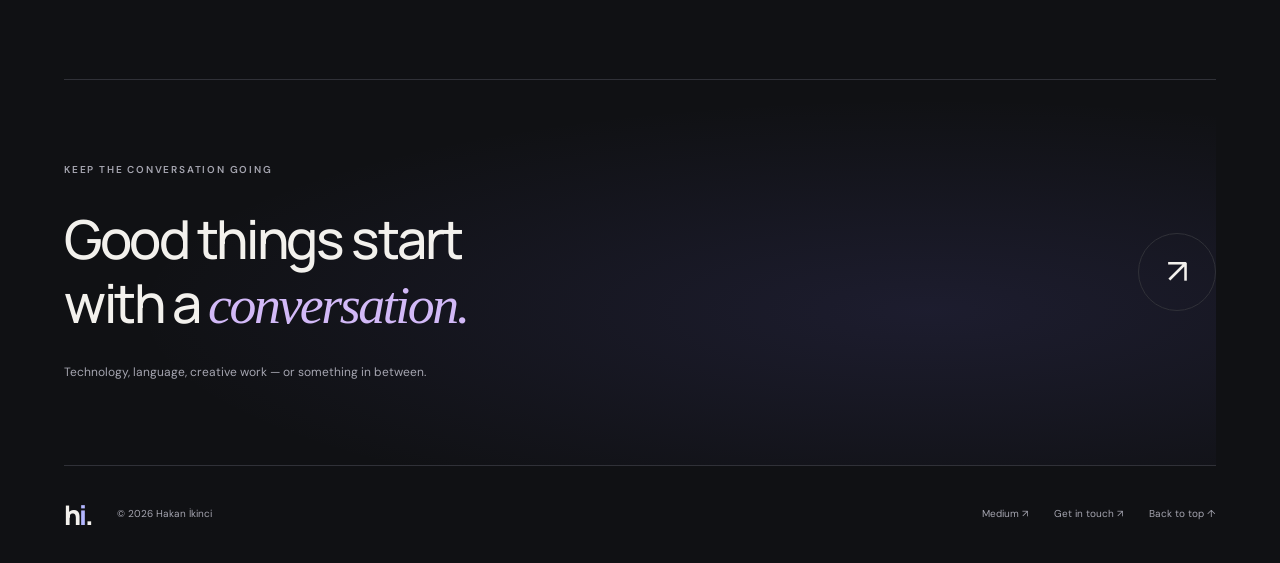
<file: improv.html>
<!doctype html>
<html lang="en" data-theme="dark"><head><meta charset="utf-8"><meta name="viewport" content="width=device-width,initial-scale=1"><title>Improv | Hakan İkinci</title><meta name="description" content="Selected show photographs and stage notes from Hakan İkinci’s improv performances."><meta name="color-scheme" content="dark light"><link rel="icon" href="favicon-hi.ico?v=hi1" sizes="any"><link rel="icon" type="image/png" href="favicon-hi.png?v=hi1"><script>try{document.documentElement.dataset.theme=localStorage.getItem('theme')==='light'?'light':'dark'}catch(e){}</script><link rel="preconnect" href="https://fonts.googleapis.com"><link rel="preconnect" href="https://fonts.gstatic.com" crossorigin><link href="https://fonts.googleapis.com/css2?family=DM+Sans:wght@400;500;600;700&family=Manrope:wght@400;500;600;700;800&display=swap" rel="stylesheet"><link rel="stylesheet" href="styles.css?v=20261029-brand1"><script type="application/ld+json">{"@context": "https://schema.org", "@type": "Person", "name": "Hakan İkinci", "url": "https://hakanikinci.com", "knowsAbout": ["Technology", "Software", "AI", "Machine Learning", "Language", "Localization", "Improv"]}</script><script src="script.js?v=20261024-resume1" defer></script><link rel="stylesheet" href="photo-viewer.css?v=20261029"><script src="photo-viewer.js?v=20261029" defer></script></head>
<body><a class="skip" href="#main">Skip to content</a><div class="shell"><header class="header"><a class="brand" href="index.html" aria-label="Hakan İkinci — home"><span class="monogram">h<span>i</span>.</span><span class="brand-name">Hakan İkinci</span></a><div class="navigation"><button class="menu-toggle" aria-controls="primary-nav" aria-expanded="false" hidden>Menu <span>＋</span></button><nav id="primary-nav" aria-label="Main navigation"><a href="about.html">About</a><a href="improv.html" aria-current="page">Improv</a><a href="appearances.html">Appearances</a><a href="contact.html">Contact</a></nav><button class="theme-toggle" id="themeToggle" aria-label="Switch to light mode" title="Switch to light mode"><svg viewBox="0 0 24 24" fill="none" stroke="currentColor" stroke-width="1.5" aria-hidden="true"><circle cx="12" cy="12" r="4"/><path d="M12 2v2m0 16v2M2 12h2m16 0h2M5 5l1.5 1.5m11 11L19 19M5 19l1.5-1.5m11-11L19 5"/></svg><span class="theme-label">Light mode</span></button></div></header><main id="main"><section class="page-hero"><p class="kicker">02 / Stage notes</p><h1>In the moment.<br><span class="gradient">On the stage.</span></h1><p class="lead">Selected moments from improv shows, rehearsals, and live performance. A small visual archive, one scene at a time.</p></section><section class="stage-section archive"><div class="section-heading"><div><p class="kicker">01 / The archive</p><h2>Scenes from the stage.</h2></div></div><div class="stage-grid"><figure class="stage-card" id="march"><a href="images/stage-march.webp" aria-label="View full photo from March 27, 2026"><div class="stage-image"><img src="images/stage-march.webp" alt="An ensemble moment during an improv performance" loading="lazy" width="1000" height="720"><span class="image-open" aria-hidden="true">↗</span></div></a><figcaption><span>LIVE / IMPROV</span><h3>March 27, 2026</h3></figcaption></figure><figure class="stage-card" id="may"><a href="images/stage-may.webp" aria-label="View full photo from May 1, 2026"><div class="stage-image"><img src="images/stage-may.webp" alt="Performers sharing a scene on the improv stage" loading="lazy" width="1000" height="720"><span class="image-open" aria-hidden="true">↗</span></div></a><figcaption><span>LIVE / IMPROV</span><h3>May 1, 2026</h3></figcaption></figure><figure class="stage-card" id="june"><a href="images/stage-june.webp" aria-label="View full photo from June 19, 2026"><div class="stage-image"><img src="images/stage-june.webp" alt="Two performers in conversation during an improv scene" loading="lazy" width="1000" height="720"><span class="image-open" aria-hidden="true">↗</span></div></a><figcaption><span>LIVE / IMPROV</span><h3>June 19, 2026</h3></figcaption></figure></div><p class="small-note">Select a photograph to view it in full.</p></section><section class="improv-note"><p class="kicker">A note on improv</p><h2>Listen closely.<br>Find the possibility.</h2><p>Improv is interesting because it forces attention, listening, timing, risk, and fast pattern recognition. That makes it more than performance. It is a way to practice thinking in real time.</p></section><section class="contact-strip"><p class="kicker">Keep the conversation going</p><div><h2>Good things start<br>with a <em>conversation.</em></h2><a class="circle-link" href="contact.html" aria-label="Get in touch">↗</a></div><p>Technology, language, creative work — or something in between.</p></section></main><footer><a class="brand footer-brand" href="index.html">h<span>i</span>.</a><p>© 2026 Hakan İkinci</p><div><a href="https://medium.com/@hknikinci">Medium ↗</a><a href="contact.html">Get in touch ↗</a><a href="#main">Back to top ↑</a></div></footer></div></body></html>
</file>
<file: styles.css>
:root{color-scheme:dark;--bg:#101114;--surface:#191a20;--surface-soft:#15161b;--text:#f3f1ed;--muted:#a5a5b0;--line:#303138;--accent:#b3b6ff;--accent-strong:#d2b9f7;--glow:rgba(114,106,224,.13);--button:#e4e2ff;--button-text:#202033;--gradient:linear-gradient(110deg,#8bafff 5%,#b7acfa 60%,#e2b4d8 100%)}
:root[data-theme=light]{color-scheme:light;--bg:#f6f4f0;--surface:#fff;--surface-soft:#eeece7;--text:#20212a;--muted:#5c5d6b;--line:#d7d4d0;--accent:#5358b5;--accent-strong:#6744a0;--glow:rgba(114,106,224,.08);--button:#292b45;--button-text:#fff;--gradient:linear-gradient(110deg,#345fb8 5%,#6d4aa5 60%,#9c467b 100%)}
*{box-sizing:border-box}html{scroll-behavior:smooth;scroll-padding-top:28px}body{margin:0;background:var(--bg);color:var(--text);font-family:'DM Sans',Arial,sans-serif;font-size:16px;line-height:1.65;-webkit-font-smoothing:antialiased}a{color:inherit;text-decoration:none}button{font:inherit}button,a{-webkit-tap-highlight-color:transparent}a:focus-visible,button:focus-visible{outline:2px solid var(--accent);outline-offset:6px}::selection{background:var(--accent);color:var(--bg)}img{display:block;width:100%;height:auto}.shell{max-width:1320px;margin:auto;padding:0 64px}.header{display:flex;justify-content:space-between;align-items:center;min-height:110px;border-bottom:1px solid var(--line);gap:30px}.brand{display:flex;align-items:center;gap:18px;font-weight:500;white-space:nowrap}.monogram,.footer-brand{font-family:'Manrope',sans-serif;font-size:36px;font-weight:800;letter-spacing:-3px;line-height:1}.monogram span,.footer-brand span{color:var(--accent)}.brand-name{font-size:13px;letter-spacing:.01em;border-left:1px solid var(--line);padding-left:18px}.navigation,nav{display:flex;align-items:center;gap:28px}nav a{font-size:13px;color:var(--muted);position:relative;padding:10px 0}nav a:hover,nav a[aria-current]{color:var(--text)}nav a[aria-current]:after{content:'';height:3px;width:3px;border-radius:50%;background:var(--accent);position:absolute;bottom:1px;left:50%}.theme-toggle{display:flex;align-items:center;justify-content:center;background:none;border:1px solid var(--line);color:var(--text);width:40px;height:40px;border-radius:50%;cursor:pointer;flex-shrink:0}.theme-toggle:hover{background:var(--surface)}.theme-toggle svg{width:19px;height:19px}.theme-label{position:absolute;width:1px;height:1px;overflow:hidden;clip-path:inset(50%)}.skip{position:fixed;top:-100px;left:20px;padding:10px 18px;background:var(--button);color:var(--button-text);z-index:100}.skip:focus{top:10px}.menu-toggle{display:none}.hero{padding:68px 0 64px;display:grid;grid-template-columns:1.2fr 1fr;gap:65px;align-items:center;position:relative}.hero:before{content:'';position:absolute;inset:0 -64px;background:radial-gradient(ellipse at 35% 40%,var(--glow),transparent 65%);z-index:-1;pointer-events:none}.kicker{text-transform:uppercase;font-size:10px;letter-spacing:.18em;font-weight:600;color:var(--muted);margin:0 0 28px;display:flex;align-items:center;gap:10px}.status-dot{height:6px;width:6px;border-radius:50%;background:var(--accent);box-shadow:0 0 15px var(--accent)}h1,h2,h3,p,figure{margin:0}h1,h2,h3{font-family:'Manrope',Arial,sans-serif;font-weight:500}h1{font-size:clamp(78px,8.5vw,122px);letter-spacing:-.075em;line-height:.98}h1 .gradient{display:inline-block;padding-bottom:9px}.gradient{background:var(--gradient);background-clip:text;-webkit-background-clip:text;color:transparent}.name-period{font-size:.8em}.hero-thought{font-family:'Manrope',sans-serif;font-size:29px;letter-spacing:-.04em;line-height:1.4;margin:26px 0 18px}.hero-thought br{display:none}em{font-family:Georgia,serif;font-weight:400;color:var(--accent-strong)}.hero-description{max-width:400px;color:var(--muted);font-size:14px;line-height:1.85}.actions{display:flex;align-items:center;gap:30px;margin-top:30px}.button{display:inline-flex;gap:32px;align-items:center;justify-content:space-between;border-radius:5px;padding:13px 20px;font-size:12px;font-weight:600;border:1px solid var(--line);transition:transform .2s,background .2s}.button:hover{transform:translateY(-3px)}.button.primary{background:var(--button);color:var(--button-text);border-color:var(--button)}.text-link{font-size:12px;display:inline-flex;align-items:center;gap:22px;font-weight:500;padding:7px 0;border-bottom:1px solid var(--line)}.text-link:hover{color:var(--accent);border-color:var(--accent)}.portrait{position:relative;align-self:stretch;min-height:570px;margin:8px 0 0;padding:0 0 35px}.portrait img{height:100%;max-height:585px;object-fit:cover;object-position:center 43%;border-radius:120px 8px 8px 8px}.portrait:after{content:'';position:absolute;top:20px;right:-15px;width:55px;height:105px;border-right:1px solid var(--accent);border-top:1px solid var(--accent);pointer-events:none}.portrait figcaption{position:absolute;bottom:0;left:0;right:0;display:flex;justify-content:space-between;font-size:10px;color:var(--muted);letter-spacing:.03em}.interest-strip{border-block:1px solid var(--line);padding:24px 0;display:flex;align-items:center;justify-content:space-between;gap:25px}.interest-strip>span{font-size:9px;color:var(--muted);text-transform:uppercase;letter-spacing:.1em}.interest-strip p{display:flex;align-items:center;gap:23px;font-size:12px}.interest-strip i{font-style:normal;color:var(--accent);font-size:14px}section:not(.hero):not(.page-hero){padding:82px 0;border-bottom:1px solid var(--line)}h2{font-size:clamp(30px,3.4vw,44px);letter-spacing:-.045em;line-height:1.2}h3{font-size:20px;letter-spacing:-.025em;line-height:1.35}.section-heading{display:flex;align-items:end;justify-content:space-between;gap:25px;margin-bottom:35px}.section-heading .kicker{margin-bottom:19px}.profile-split{display:grid;grid-template-columns:1fr 1fr;gap:80px;margin-top:45px}.statement{font-size:25px;line-height:1.5;letter-spacing:-.035em}.statement span{color:var(--muted)}.profile-detail p{font-size:14px;color:var(--muted);line-height:1.9}.profile-detail .text-link{margin-top:22px}.systems-grid{display:grid;grid-template-columns:repeat(4,1fr);gap:28px;margin-top:45px}.systems-grid article{border-top:1px solid var(--line);padding-top:22px}.index{color:var(--accent);font-size:10px;display:block;margin-bottom:38px}.systems-grid h3{font-size:17px;margin-bottom:14px}.systems-grid p{font-size:12px;color:var(--muted);line-height:1.9}.stage-section .section-heading{margin-bottom:18px}.section-intro{font-size:14px;color:var(--muted);max-width:540px;margin-bottom:35px}.stage-grid{display:grid;grid-template-columns:repeat(3,minmax(0,1fr));gap:22px}.stage-image{aspect-ratio:1.25;overflow:hidden;border-radius:6px;position:relative;background:var(--surface)}.stage-image img{width:100%;height:100%;object-fit:cover;transition:transform .5s}.stage-card a:hover img{transform:scale(1.04)}.image-open{position:absolute;bottom:12px;right:12px;background:#101114bd;border:1px solid #ffffff50;color:white;width:30px;height:30px;display:grid;place-items:center;border-radius:50%}.stage-card figcaption{padding-top:18px}.stage-card figcaption>span{font-size:8px;letter-spacing:.16em;color:var(--muted)}.stage-card h3{font-size:16px;margin-top:5px}.appearance-callout{display:grid;grid-template-columns:1fr 1fr;gap:65px;align-items:center}.appearance-callout p:not(.kicker){color:var(--muted);font-size:14px;margin:20px 0}.appearance-callout .kicker{margin-bottom:20px}.sound-art{min-height:275px;background:radial-gradient(ellipse at 50% 45%,var(--glow),transparent 70%),var(--surface);border:1px solid var(--line);border-radius:8px;position:relative;display:flex;align-items:center;justify-content:center;overflow:hidden}.sound-bars{position:absolute;inset:50px 40px 80px;display:flex;align-items:center;justify-content:space-around;gap:6px;opacity:.55}.sound-bars i{width:3px;height:var(--h);border-radius:3px;background:var(--gradient)}.play{position:relative;z-index:1;border:1px solid var(--accent);background:var(--bg);width:60px;height:60px;display:grid;place-items:center;border-radius:50%;color:var(--accent);padding-left:3px}.sound-art>span:last-child{position:absolute;bottom:24px;left:24px;right:24px;display:flex;justify-content:space-between;font-size:8px;letter-spacing:.1em;color:var(--muted)}.personal-notes{position:relative}.personal-notes>p:not(.kicker){max-width:530px;color:var(--muted);font-size:14px;margin:24px 0}.personal-notes:after{content:'✳';position:absolute;right:55px;top:95px;color:var(--accent);font-size:130px;line-height:1;opacity:.6}.contact-strip{background:radial-gradient(ellipse at 75% 60%,var(--glow),transparent 65%)}.contact-strip>div{display:flex;justify-content:space-between;align-items:center;gap:20px}.contact-strip h2{font-size:clamp(32px,4.2vw,55px)}.contact-strip>p:last-child{font-size:12px;color:var(--muted);margin-top:25px}.circle-link{border:1px solid var(--line);border-radius:50%;width:78px;height:78px;display:grid;place-items:center;font-size:34px;transition:background .2s;flex-shrink:0}.circle-link:hover{background:var(--surface)}footer{display:flex;align-items:center;gap:25px;padding:35px 0;color:var(--muted);font-size:10px}footer>div{margin-left:auto;display:flex;gap:26px}.footer-brand{font-size:27px;color:var(--text)}footer a:hover{color:var(--accent)}.page-hero{padding:90px 0 70px;border-bottom:1px solid var(--line)}.page-hero h1{font-size:clamp(48px,6.5vw,86px);letter-spacing:-.065em;line-height:1.15}.lead{max-width:620px;color:var(--muted);font-size:18px;line-height:1.8;margin-top:28px}.about-layout{display:grid;grid-template-columns:.85fr 1.15fr;gap:85px;align-items:start}.about-portrait img{border-radius:80px 6px 6px 6px}.about-portrait figcaption{font-size:10px;color:var(--muted);margin-top:15px}.bio-row{padding:27px 0;border-bottom:1px solid var(--line)}.bio-row:last-child{border:0;padding-bottom:0}.bio-row h3{font-size:18px;margin-bottom:12px}.bio-row p{font-size:13px;color:var(--muted);line-height:1.9}.about-layout .kicker{margin-bottom:20px}.archive .stage-image{aspect-ratio:1}.small-note{font-size:12px;color:var(--muted);margin-top:25px}.improv-note{display:grid;grid-template-columns:1fr 1fr;gap:30px 70px}.improv-note .kicker{grid-column:1/-1;margin:0}.improv-note>p:last-child{color:var(--muted);font-size:16px}.video-wrap{aspect-ratio:16/9;background:var(--surface);border:1px solid var(--line);border-radius:8px;overflow:hidden}.appearance-frame{height:100%;width:100%;border:0}.media-section>.text-link,.podcast-section>.text-link{margin-top:22px}.podcast-frame{width:100%;height:190px;border:0;border-radius:8px;background:var(--surface)}.contact-hero{min-height:620px}.email-link{display:flex;justify-content:space-between;align-items:center;gap:20px;border-bottom:1px solid var(--line);padding:24px 0;font-family:'Manrope',sans-serif;font-size:clamp(19px,3.4vw,42px);letter-spacing:-.04em;margin-top:34px;max-width:790px}.email-link:hover{color:var(--accent)}.elsewhere>a{display:flex;align-items:center;gap:35px;padding:25px 0}.elsewhere>a>span:first-child{font-size:13px;color:var(--muted)}.elsewhere strong{font-size:22px;font-weight:400}.elsewhere>a>span:last-child{margin-left:auto;font-size:25px}
@media(min-width:1500px){.shell{max-width:1400px}.hero{gap:100px}.portrait{min-height:620px}.portrait img{max-height:620px}}
@media(max-width:1100px){.shell{padding:0 40px}.hero{gap:35px}.hero .kicker{font-size:8px}.portrait{min-height:510px}.hero h1{font-size:100px}.hero-thought{font-size:24px}.navigation,nav{gap:20px}.interest-strip p{gap:14px}.systems-grid{gap:20px}.profile-split{gap:45px}.hero:before{inset:0 -40px}.about-layout{gap:45px}}
@media(max-width:800px){.shell{padding:0 28px}.brand-name{display:none}.header{min-height:88px}.hero{padding-top:48px;gap:30px;grid-template-columns:1.05fr 1fr}.hero h1{font-size:80px}.hero-description{font-size:13px}.hero-thought{font-size:22px}.portrait{min-height:460px}.portrait img{border-top-left-radius:75px}.actions{gap:20px;flex-wrap:wrap}.hero .kicker{line-height:1.8}.hero:before{inset:0 -28px}.interest-strip{align-items:start;flex-direction:column;gap:14px}.interest-strip p{flex-wrap:wrap;font-size:11px;gap:18px}section:not(.hero):not(.page-hero){padding:60px 0}.systems-grid{grid-template-columns:1fr 1fr;gap:35px}.index{margin-bottom:24px}.stage-grid{gap:14px}.stage-card h3{font-size:14px}.appearance-callout{gap:35px}.personal-notes:after{right:15px;font-size:85px;top:115px}.personal-notes>p:not(.kicker){max-width:75%}.page-hero{padding:65px 0 50px}.lead{font-size:16px}.about-layout{gap:35px}.improv-note{gap:25px 35px}footer>div{gap:17px}.sound-art{min-height:240px}}
@media(max-width:600px){.shell{padding:0 22px}.header{min-height:80px;gap:15px}.brand-name{display:block;font-size:11px;padding-left:12px}.brand{gap:12px}.monogram{font-size:31px}.navigation{gap:13px}.theme-toggle{width:35px;height:35px}.menu-toggle:not([hidden]){display:flex;align-items:center;gap:12px;background:transparent;color:var(--text);border:0;cursor:pointer;font-size:12px;padding:10px 0}.menu-toggle span{font-size:17px}nav{gap:12px;flex-wrap:wrap;justify-content:flex-end}nav a{font-size:11px}.js nav{display:none;position:absolute;top:79px;left:22px;right:22px;z-index:10;padding:12px 22px 18px;border:1px solid var(--line);background:var(--surface);box-shadow:0 18px 30px #0002;border-radius:0 0 8px 8px}.js nav.open{display:flex;flex-direction:column;align-items:stretch}.js nav a{font-size:15px;padding:12px 0}.js nav a[aria-current]:after{left:auto;right:0;bottom:23px}.hero{grid-template-columns:1fr;padding:35px 0 32px;gap:30px}.hero .kicker{font-size:8px;letter-spacing:.13em;margin-bottom:21px}.hero h1{font-size:clamp(76px,23vw,125px);line-height:.95}.hero h1 br{display:none}.hero h1 .gradient{display:block}.hero-thought{font-size:23px;line-height:1.35;margin-top:17px;margin-bottom:13px}.hero-description{font-size:13px;max-width:360px;line-height:1.8}.actions{margin-top:23px;gap:26px}.button{padding:12px 17px}.portrait{min-height:0;aspect-ratio:1.12;margin:0 12px 0 0;padding-bottom:29px}.portrait img{height:100%;object-position:50% 38%;border-top-left-radius:65px}.portrait:after{top:14px;right:-12px;width:40px;height:75px}.portrait figcaption{font-size:9px}.hero:before{inset:0 -22px}.interest-strip{padding:22px 0;gap:12px}.interest-strip p{gap:9px;font-size:10px}.interest-strip>span{font-size:8px}.interest-strip i{font-size:11px}section:not(.hero):not(.page-hero){padding:45px 0}.kicker{font-size:9px;letter-spacing:.15em;margin-bottom:20px}h2{font-size:32px}.section-heading{align-items:start;flex-direction:column;gap:19px;margin-bottom:26px}.section-heading .kicker{margin-bottom:17px}.profile-split{grid-template-columns:1fr;gap:25px;margin-top:27px}.statement{font-size:22px}.profile-detail p{font-size:13px}.profile-detail .text-link{margin-top:18px}.systems-grid{gap:30px 23px;margin-top:28px}.systems-grid h3{font-size:16px}.systems-grid p{font-size:12px;line-height:1.8}.index{margin-bottom:23px}.section-intro{font-size:13px;margin-bottom:25px}.stage-grid{grid-template-columns:1fr;gap:30px}.stage-image{aspect-ratio:1.5}.stage-card figcaption{padding-top:10px;display:flex;align-items:baseline;justify-content:space-between;gap:10px}.stage-card h3{font-size:16px}.appearance-callout{grid-template-columns:1fr;gap:28px}.sound-art{min-height:235px}.appearance-callout p:not(.kicker){font-size:13px}.personal-notes:after{display:none}.personal-notes>p:not(.kicker){max-width:100%;font-size:13px}.contact-strip h2{font-size:31px}.circle-link{width:52px;height:52px;font-size:26px}.contact-strip>p:last-child{font-size:11px}.contact-strip>div{gap:10px}footer{flex-wrap:wrap;padding:28px 0;gap:15px;font-size:10px}footer>div{width:100%;margin-left:0;justify-content:space-between;padding-top:10px}.footer-brand{font-size:25px}.page-hero{padding:46px 0 38px}.page-hero h1{font-size:clamp(40px,10.5vw,63px);line-height:1.18}.lead{font-size:14px;margin-top:22px}.about-layout{grid-template-columns:1fr;gap:40px}.about-portrait{max-width:350px}.about-portrait img{max-height:420px;object-fit:cover;object-position:center 40%}.bio-row p{font-size:13px}.archive .stage-image{aspect-ratio:1.4}.improv-note{grid-template-columns:1fr;gap:24px}.improv-note>p:last-child{font-size:14px}.podcast-frame{height:190px}.contact-hero{min-height:0;padding-bottom:55px}.email-link{font-size:clamp(19px,5.5vw,30px);margin-top:30px}.small-note{font-size:11px}.elsewhere>a{gap:12px;flex-wrap:wrap}.elsewhere>a>span:first-child{width:100%;font-size:11px}.elsewhere strong{font-size:20px}}
@media(prefers-reduced-motion:reduce){html{scroll-behavior:auto}*,*:before,*:after{transition:none!important;animation:none!important}}
.footer-brand{display:block;letter-spacing:-2px}

/* Keep navigation visible and anchor targets clear of the header. */
:root{--header-height:110px}
html{scroll-padding-top:calc(var(--header-height) + 20px)}
.header{position:sticky;top:0;z-index:50;background:var(--bg)}
@media(max-width:800px){:root{--header-height:88px}}
@media(max-width:600px){:root{--header-height:80px}.js nav{top:100%;left:0;right:0}}
/* Preview only: keep the original portrait geometry, with photographs inside it. */
.portrait-carousel .portrait-sizer{visibility:hidden}
.portrait-screen{position:absolute;inset:0 0 35px;overflow:hidden;border-radius:120px 8px 8px 8px;background:var(--surface);isolation:isolate}
.portrait-screen .portrait-slide{position:absolute;inset:0;width:100%;height:100%;max-height:none;object-fit:cover;object-position:var(--crop,50% 50%);border-radius:0;opacity:0;visibility:hidden}
.portrait-screen .portrait-slide.is-current{opacity:1;visibility:visible}
.tv-interference{position:absolute;inset:0;z-index:2;pointer-events:none;opacity:0;background:repeating-linear-gradient(0deg,transparent 0 2px,rgba(0,0,0,.22) 2px 3px);mix-blend-mode:multiply}
.portrait-screen.is-tuning .portrait-slide.is-current{animation:tv-retune .36s linear both}
.portrait-screen.is-tuning .tv-interference{animation:tv-scan .36s linear both}
@keyframes tv-retune{0%,100%{filter:none;transform:translateX(0)}28%{filter:brightness(.72) saturate(.45);transform:translateX(2px)}42%{filter:brightness(.48) saturate(.1);transform:translateX(-2px)}65%{filter:brightness(.8) saturate(.65);transform:translateX(1px)}}
@keyframes tv-scan{0%,100%{opacity:0;transform:translateY(0)}28%{opacity:.35;transform:translateY(-3px)}45%{opacity:.65;transform:translateY(3px)}70%{opacity:.25;transform:translateY(-1px)}}
.portrait-controls{position:absolute;z-index:3;bottom:14px;right:14px;display:flex;gap:4px;padding:4px;border:1px solid #ffffff45;background:#101114a6;border-radius:999px;backdrop-filter:blur(8px)}
.portrait-controls[hidden]{display:none}.portrait-controls button{border:0;background:transparent;color:#fff;width:30px;height:30px;display:grid;place-items:center;border-radius:50%;cursor:pointer;font-size:14px}.portrait-controls button:hover{background:#ffffff28}.portrait-controls button:focus-visible{outline:2px solid white;outline-offset:1px}.portrait-position{position:absolute;left:18px;bottom:22px;font-size:10px;letter-spacing:.1em;color:white;text-shadow:0 1px 5px #000;z-index:3;background:#10111470;padding:3px 8px;border-radius:99px}
@media(max-width:800px){.portrait-screen{border-top-left-radius:75px}}
@media(max-width:600px){.portrait-screen{bottom:29px;border-top-left-radius:65px}.portrait-screen .portrait-slide{object-position:var(--mobile-crop,var(--crop,50% 50%))}}
@media(prefers-reduced-motion:reduce){.portrait-screen.is-tuning .portrait-slide.is-current,.portrait-screen.is-tuning .tv-interference{animation:none!important}}

/* A one-second analog-TV ripple. Distortion is horizontal, varying by scanline. */
.tv-filter-defs{position:absolute;overflow:hidden;pointer-events:none}
.portrait-screen.is-tuning .portrait-slide.is-current{filter:url(#tv-wave);animation:tv-wave-zoom 1s ease-in-out both}
.portrait-screen.is-tuning .tv-interference{animation:tv-wave-scan 1s ease-in-out both}
@keyframes tv-wave-zoom{0%,100%{transform:scale(1)}20%,75%{transform:scale(1.075)}}
@keyframes tv-wave-scan{0%,100%{opacity:0;transform:translateY(0)}30%{opacity:.35;transform:translateY(-6px)}55%{opacity:.45;transform:translateY(5px)}80%{opacity:.15;transform:translateY(-2px)}}
@media(prefers-reduced-motion:reduce){.portrait-screen.is-tuning .portrait-slide.is-current{filter:none;animation:none!important}}

/* Reference-matched analog tearing: broad S-bends, RGB separation and static. */
.portrait-screen.is-tuning .portrait-slide.is-current{animation:tv-analog-zoom 1.1s linear both}
.portrait-screen.is-tuning .tv-interference{animation:tv-analog-lines 1.1s linear both;mix-blend-mode:multiply}
@keyframes tv-analog-zoom{0%,100%{transform:scale(1)}15%,85%{transform:scale(1.12)}}
@keyframes tv-analog-lines{0%,100%{opacity:0}15%{opacity:.65;transform:translateY(-3px)}45%{opacity:.85;transform:translateY(3px)}75%{opacity:.55;transform:translateY(-2px)}}

/* Fast retune, with no zoom, scaling, or movement of the photo itself. */
.portrait-screen.is-tuning .portrait-slide.is-current{animation:none!important;transform:none!important}
.portrait-screen.is-tuning .tv-interference{animation:tv-analog-lines .26s linear both}

/* Give the header name the same typographic identity as the page headings. */
.header .brand-name{font-family:"Manrope",Arial,sans-serif;font-size:20px;font-weight:700;letter-spacing:-.035em;line-height:1.25}
@media(max-width:600px){.header .brand-name{font-size:16px;padding-left:10px}.header .brand{gap:10px}}
</file>
<file: photo-viewer.css>
.photo-viewer{position:fixed;inset:0;box-sizing:border-box;width:100%;max-width:none;height:100%;height:100dvh;max-height:none;margin:0;border:0;padding:20px clamp(16px,4vw,56px);background:rgba(12,13,17,.97);color:#fff;overflow:auto}
.photo-viewer[open]{display:flex;flex-direction:column;gap:16px}
.photo-viewer::backdrop{background:#0c0d11e6}
.photo-viewer-toolbar{display:flex;align-items:center;justify-content:space-between;gap:20px;flex-shrink:0;width:100%;max-width:1440px;margin:0 auto}
.photo-viewer-toolbar p{margin:0;font-size:14px;color:#e0e0e8}
.photo-viewer-close{display:grid;place-items:center;width:48px;height:48px;flex-shrink:0;padding:0;border:1px solid #ffffff60;border-radius:50%;background:#ffffff0d;color:#fff;font-size:34px;line-height:1;cursor:pointer}
.photo-viewer-close:hover{background:#ffffff26}.photo-viewer-close:focus-visible{outline:2px solid #c5baff;outline-offset:4px}
.photo-viewer-canvas{display:flex;align-items:center;justify-content:center;flex:1;min-height:0;width:100%;margin:0 auto}
.photo-viewer .photo-viewer-canvas img{display:block;width:auto;height:auto;max-width:100%;max-height:calc(100vh - 124px);max-height:calc(100dvh - 124px);object-fit:contain;border-radius:4px}
@media(max-width:600px){.photo-viewer{padding:12px;gap:12px}.photo-viewer-toolbar p{font-size:12px}.photo-viewer .photo-viewer-canvas img{max-height:calc(100dvh - 100px)}}
</file>
